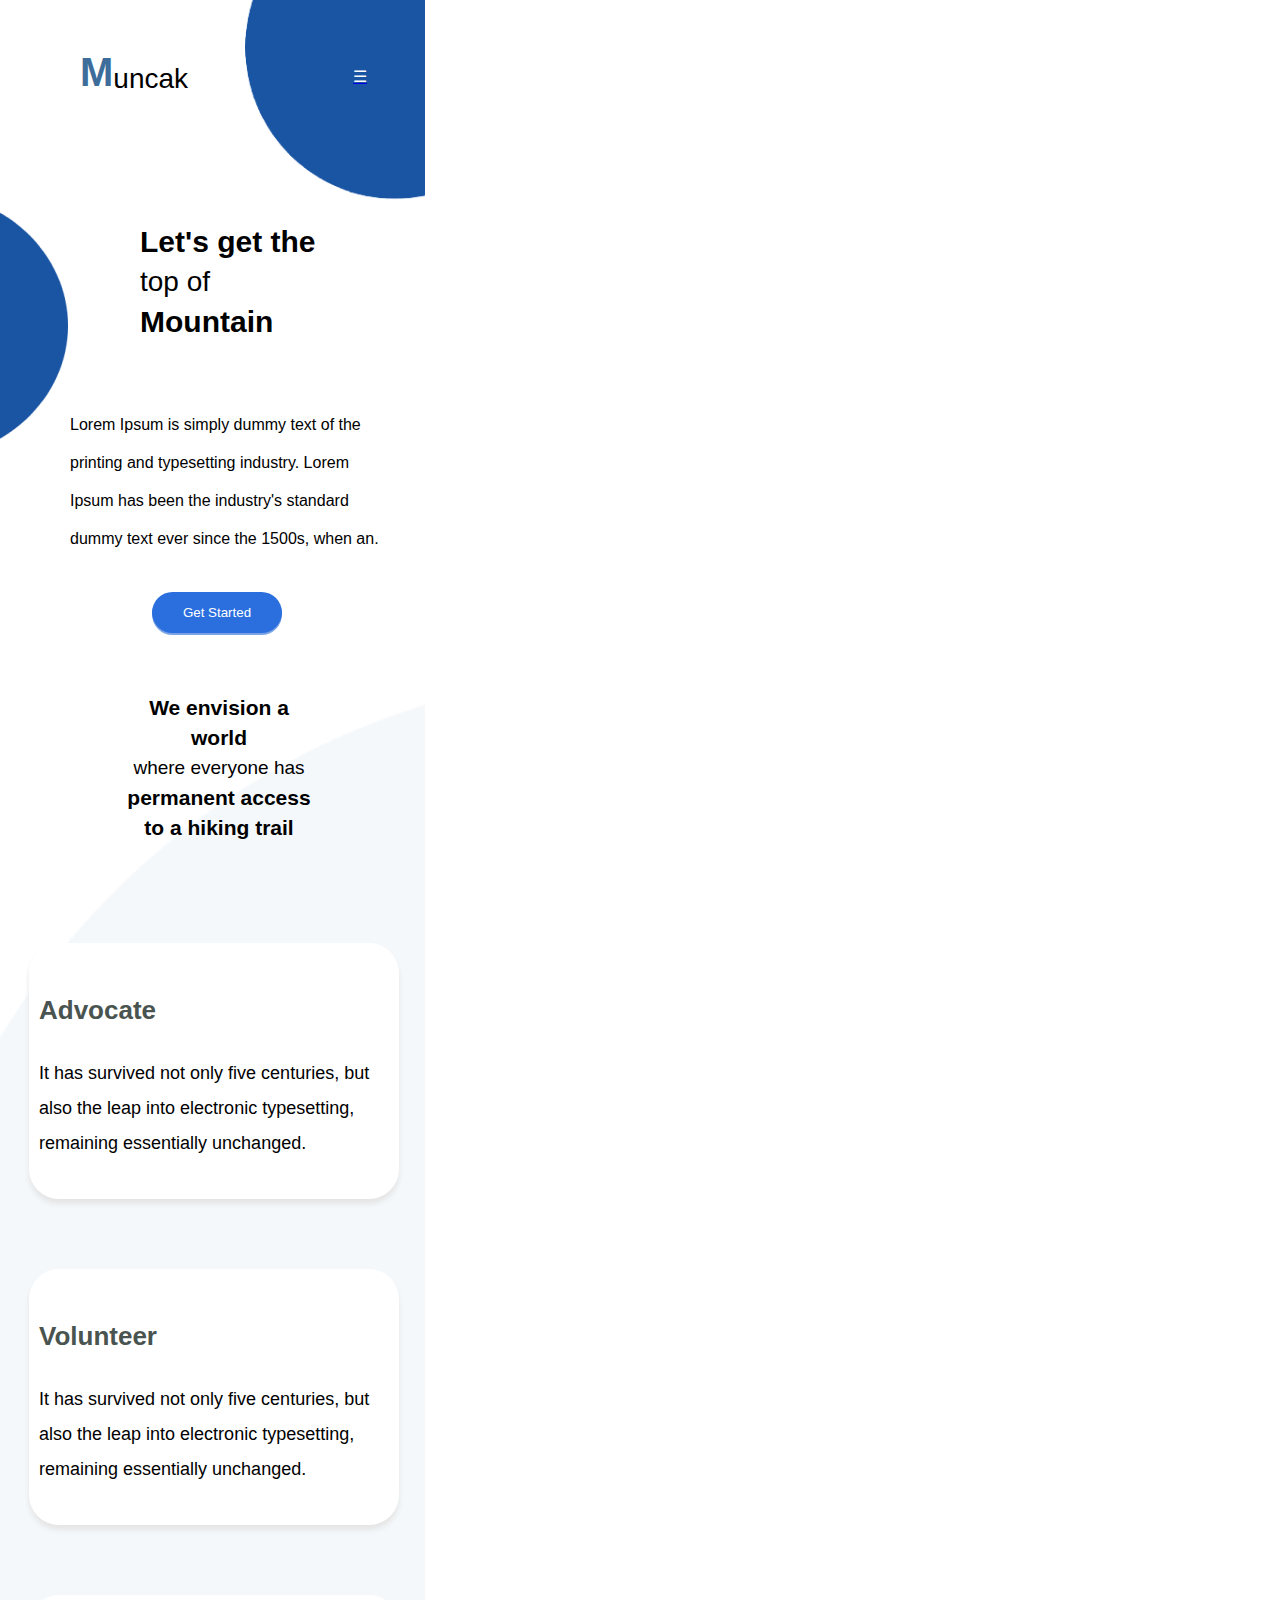
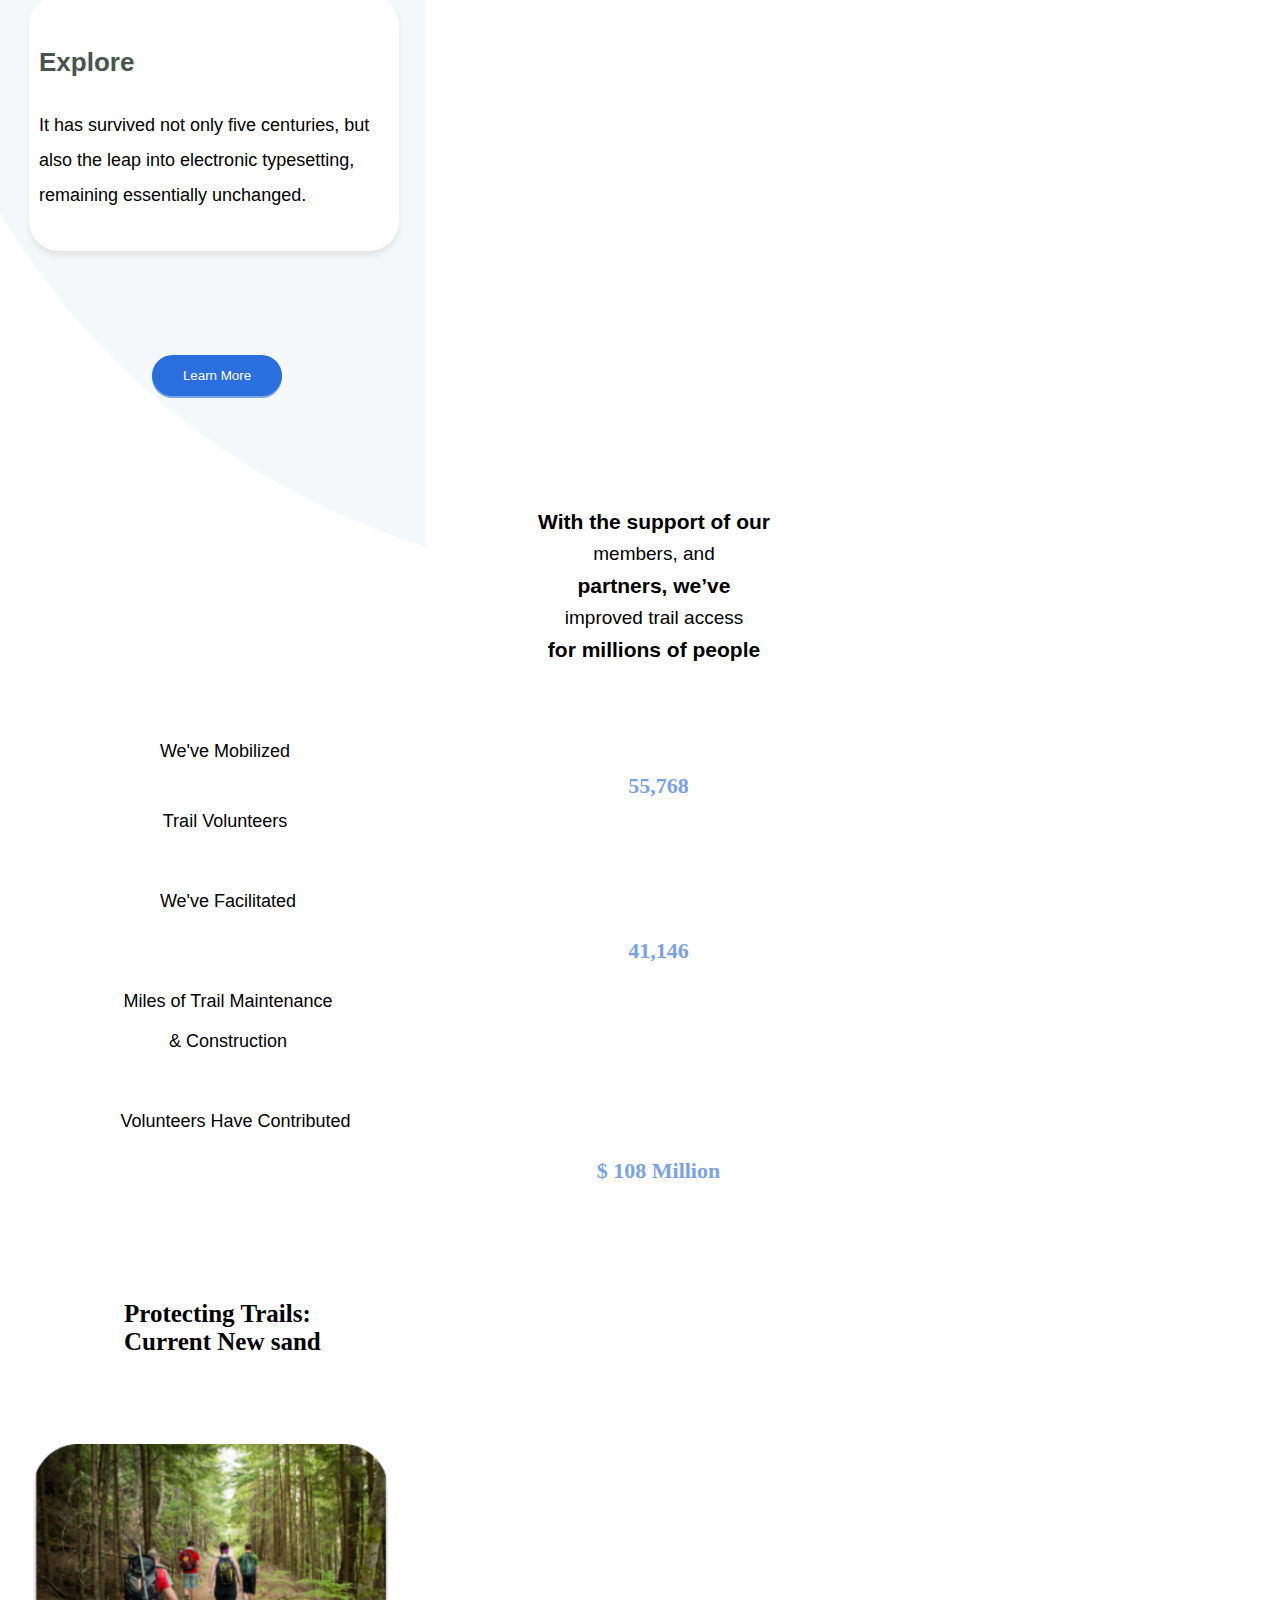
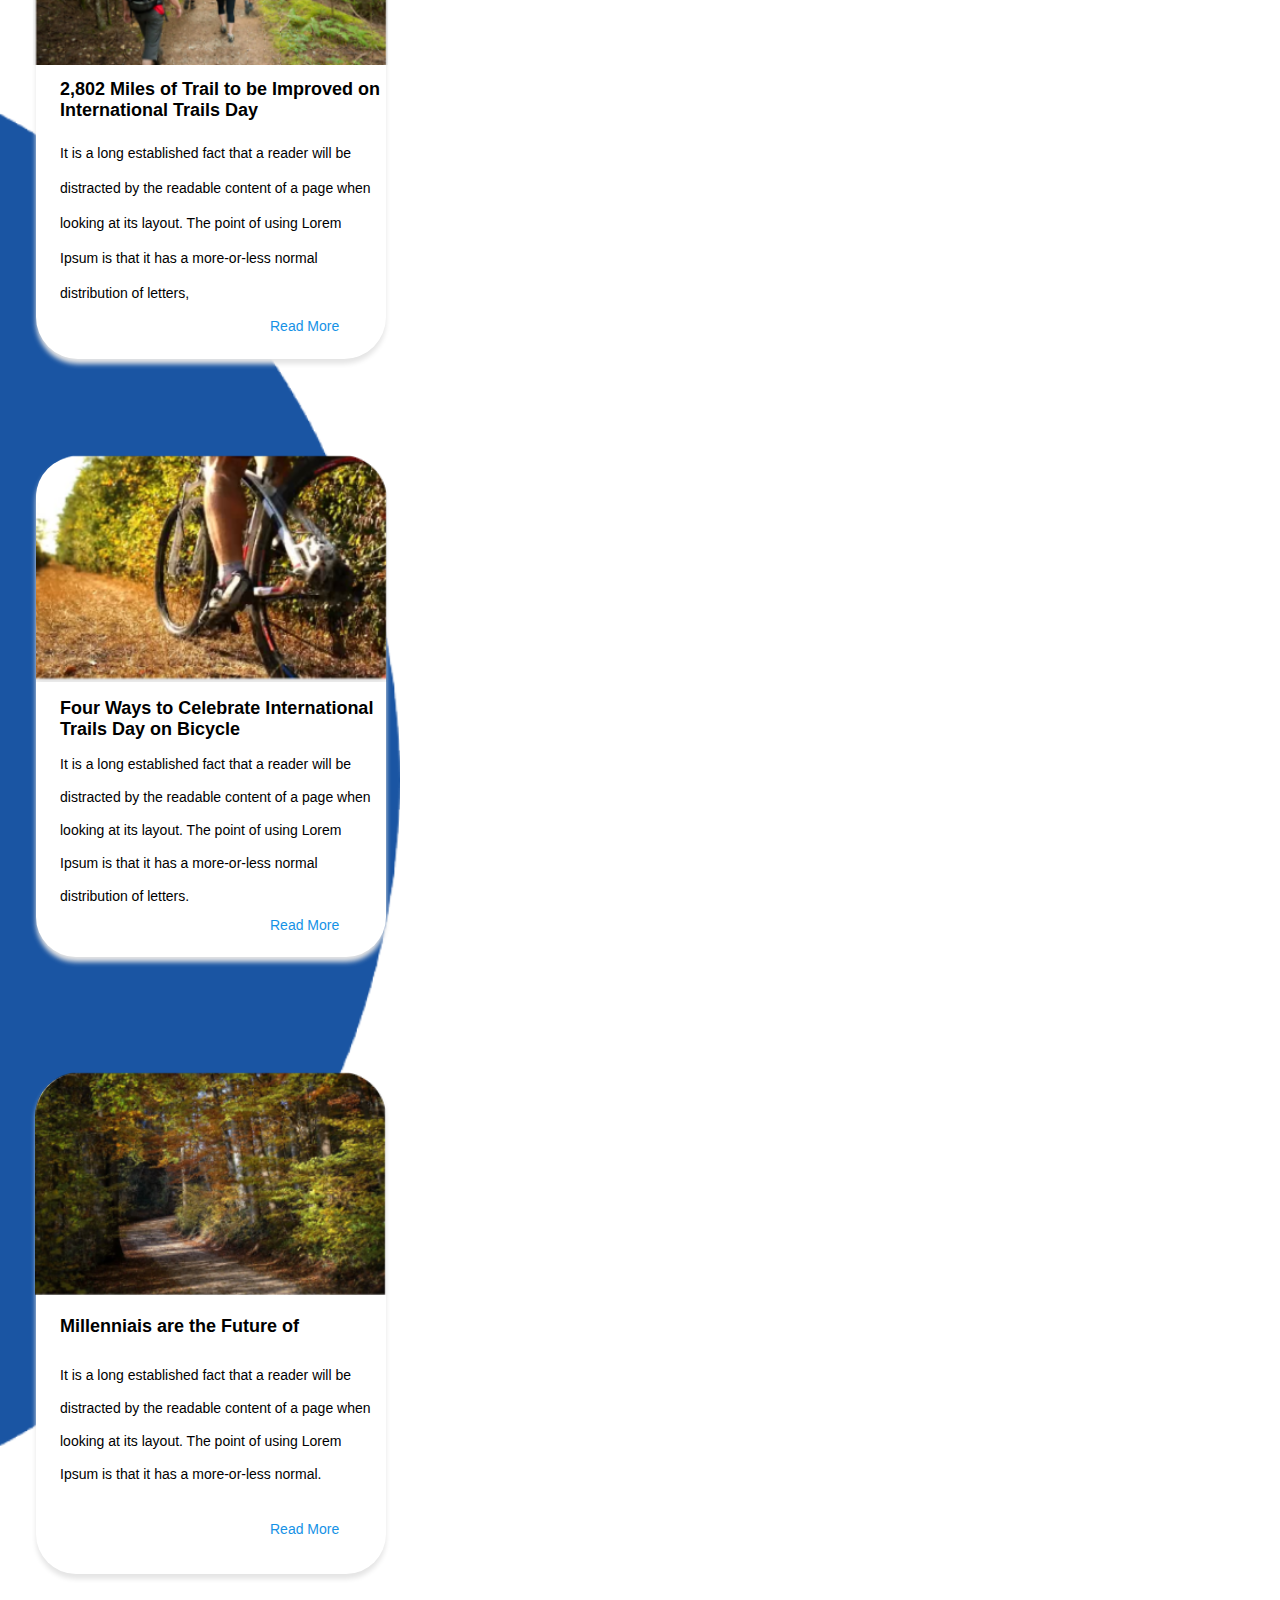
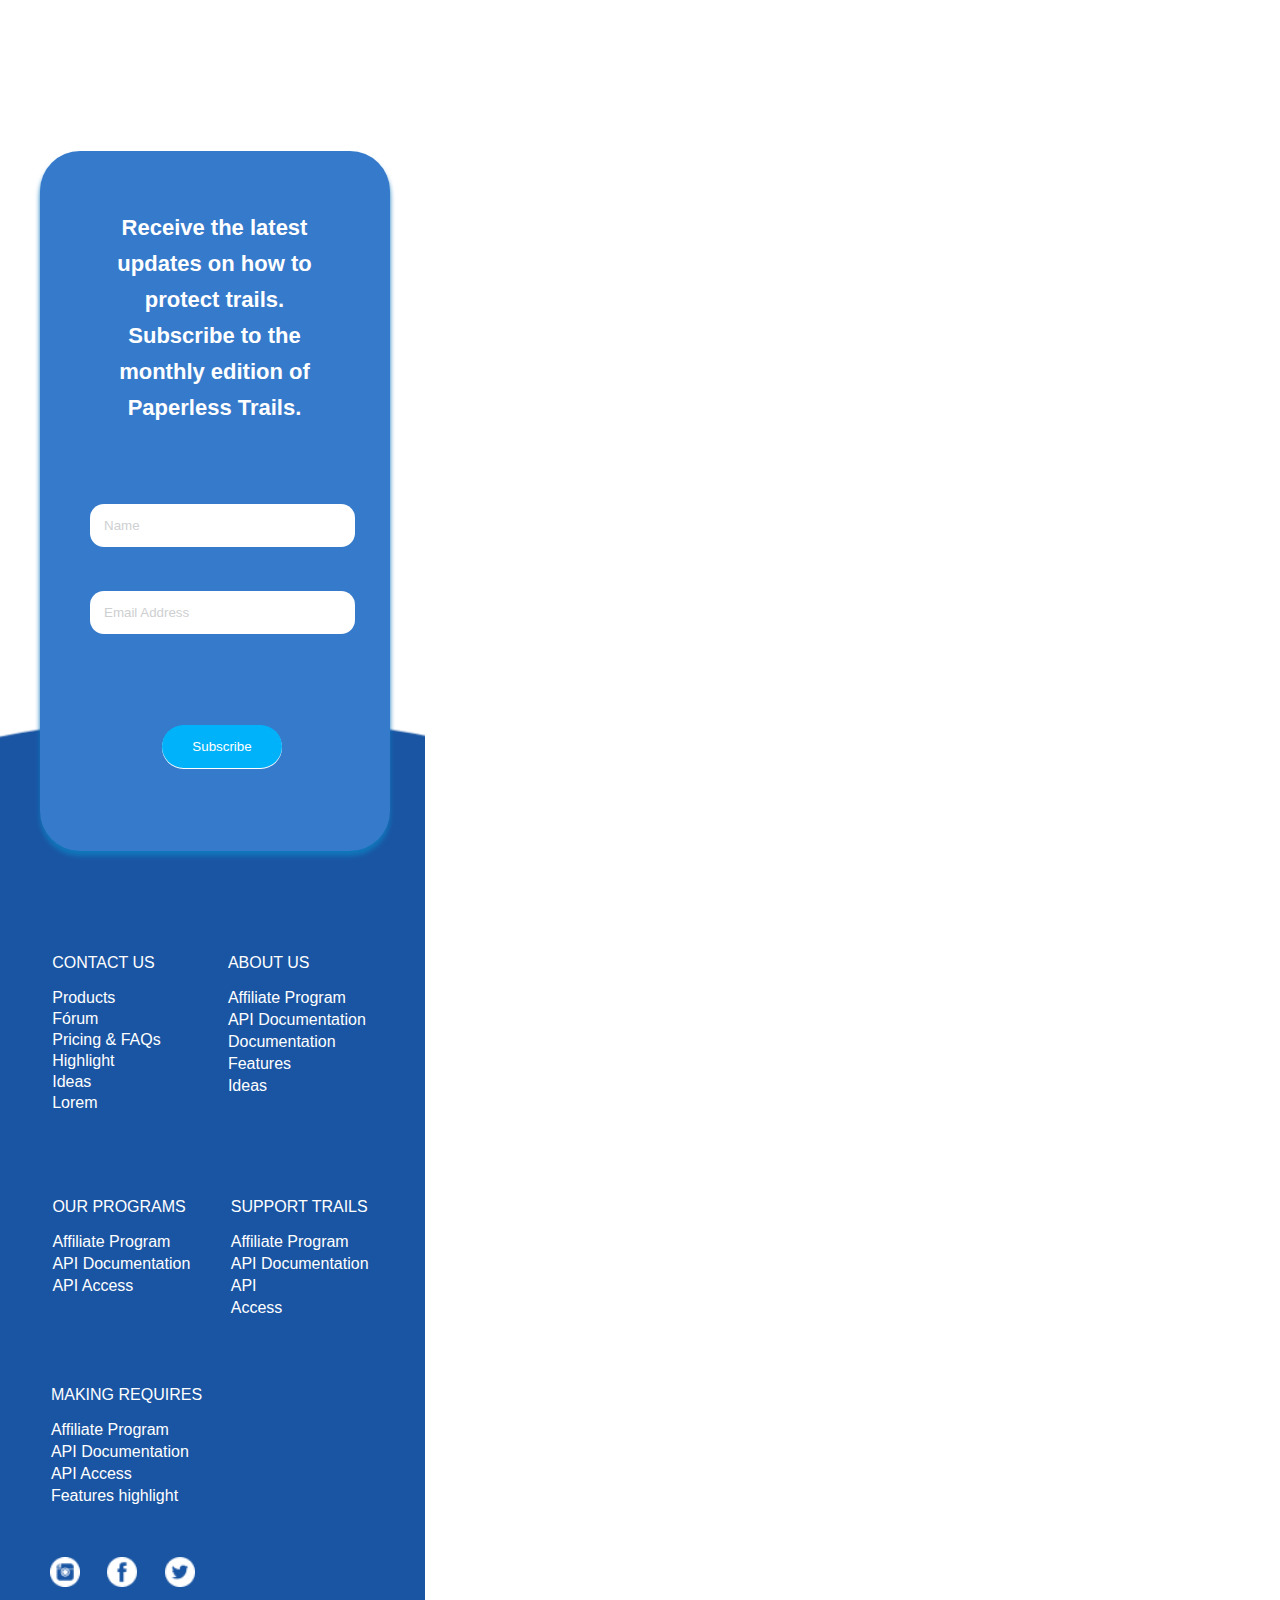
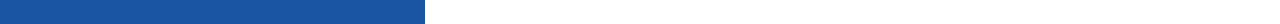
<file: index.html>
<!DOCTYPE html>
<html lang="pt-br">
    <head>
        <meta charset="UTF-8">
        <title>Mobile</title>
        <link rel="stylesheet" href="style.css">
        <meta name="viewport" content="width=device-width, initial-scale=1.0">
    </head>
    <body>
        <header>
            <div class="div-title">
                <h2 class="M">M</h2>
                <p class="title">uncak</p>
            </div>
                <figure>
                    <img src="assets/circle-menu 1.png" class="circle-menu">
                    <a href="menu.html"><span id="menu-hamburguer">&#9776;</span></a>
                </figure>
        </header>
        <main>
            <figure>
                <img src="assets/circle-menor 1.png" class="circle-side">
            </figure>
            <div class="div-Mountain">
                <h3 class="h3-lets">Let's get the</h3>
                <p class="p-top-of">top of</p>
                <h3 class="h3-lets">Mountain</h3>
            </div>
            <p class="p-description">
                Lorem Ipsum is simply dummy text of the printing and typesetting industry. Lorem Ipsum has been the industry's 
                standard dummy text ever since the 1500s, when an.
            </p>
            <button class="button-header">Get Started</button>
            <div class="div-world">
                <h3 class="h3-world">We envision a world </h3>
                <p class="p-everyone">where everyone has</p>
                <h3 class="h3-world">permanent access to a hiking trail</h3>
            </div>
            <figure>
                <img src="assets/circle- claro 1.png" class="circle-claro">
            </figure>
            <div class="caixa-ave">
                <div class="caixa-advocate">
                        <h3 class="title-advocate">Advocate</h3>
                        <p class="p-advocate">It has survived not only five centuries, but also the leap into electronic typesetting, remaining essentially unchanged.</p>
                </div>
                <div class="caixa-volunteer">
                    <h3 class="title-volunteer">Volunteer</h3>
                    <p class="p-volunteer">It has survived not only five centuries, but also the leap into electronic typesetting, remaining essentially unchanged.</p>
                </div>
                <div class="caixa-explore">
                    <h3 class="title-explore">Explore</h3>
                    <p class="p-explore">It has survived not only five centuries, but</b> also the leap into electronic typesetting, remaining essentially unchanged.</p>
                </div>
            </div>
            <button class="button-main">Learn More</button>
            <div class="div-support">
                <h3 class="h3-support">With the support of our</h3>
                <p class="p-support">members, and</p>
                <h3 class="h3-support">partners, we’ve</h3>
                <p class="p-support">improved trail access</p>
                <h3 class="h3-support">for millions of people</h3>
            </div>
            <div class="caixa-dados-numericos">
                <div>
                    <p class="p-volunteers">We've Mobilized</p>
                    <h3 class="h3-volunteers">55,768</h3>
                    <p class="p-volunteers">Trail Volunteers</p>
                </div>
                <div>
                    <p class="p-construction">We've Facilitated</p>
                    <h3 class="h3-construction">41,146</h3>
                    <p class="p-construction">Miles of Trail Maintenance & Construction</p>
                </div>
                <div>
                    <p class="p-contributed">Volunteers Have Contributed</p>
                    <h3 class="h3-contributed">$ 108 Million</h3>
                </div>
            </div>
            <section>
                <h3 class="title-new-sand">Protecting Trails: Current New sand</h3>
                <figure>
                    <img src="assets/circle 1.png" class="circle-lateral">
                </figure>
                <div class="caixas-container">
                    <div class="container-Miles">
                        <figure>
                            <img src="assets/caminhada-em-climas-quentes-2 1.png" class="img-miles">
                        </figure>
                        <h5 class="h5-miles">2,802 Miles of Trail to be Improved on International Trails Day</h5>
                        <p class="p-miles">
                            It is a long established fact that a reader will be distracted by the readable content of a page when looking at its layout. 
                            The point of using Lorem Ipsum is that it has a more-or-less normal distribution of letters,
                        </p>
                        <a href="www.com.br" target="_blank"><button class="button-read">Read More</button></a>
                    </div>
                    <div class="container-Ways">
                        <figure>
                            <img src="assets/depositphotos_98806052-stock-video-mountain-biker-riding-on-bike 1.png" class="img-ways">
                        </figure>
                        <h5 class="h5-ways">Four Ways to Celebrate International Trails Day on Bicycle </h5>
                        <p class="p-ways">
                            It is a long established fact that a reader will be distracted by the readable content of a page when looking at its layout. 
                            The point of using Lorem Ipsum is that it has a more-or-less normal distribution of letters.
                        </p>
                        <a href="www.com.br" target="_blank"><button class="button-read-1">Read More</button></a>
                    </div>
                    <div class="container-future">
                        <figure>
                            <img src="assets/72bb70902bcb6a84c1ad57458f4e8593 1.png" class="img-future">
                        </figure>
                        <h5 class="h5-future">Millenniais are the Future of </h5>
                        <p class="p-future">
                            It is a long established fact that a reader will be distracted by the readable content of a page 
                            when looking at its layout. The point of using Lorem Ipsum is that it has a more-or-less normal.
                        </p>
                        <a href="www.com.br" target="_blank"><button class="button-read-2">Read More</button></a>
                    </div>
                </div>
            </section>
            <div class="caixa-finish">
                <h4 class="description-finish">
                    Receive the latest updates on how to protect trails. Subscribe to the monthly edition of Paperless Trails.
                </h4>
                <div class="container-dados">
                    <form>
                        <label for="name"></label>
                        <input type="text" name="Name" class="name" placeholder="Name">
                        <label for="email"></label>
                        <input type="email" name="Email" class="email" placeholder="Email Address">
                        <input type="submit" name="Subscribe" value="Subscribe" class="enviar">
                    </form>
                </div>
            </div>
            <figure>
                <img src="assets/cilindo-footer.png" class="cilindo-footer">
            </figure>
        </main>
        <footer>
            <section class="section-footer">
                <div>
                    <p class="contact-1" id="contact-1">CONTACT US</p>
                    <a href="www.com.br" class="contact"><p class="contact-1">Products</p></a>
                    <a href="www.com.br" class="contact"><p class="contact-1">Fórum</p></a>
                    <a href="www.com.br" class="contact"><p class="contact-1">Pricing & FAQs</p></a>
                    <a href="www.com.br" class="contact"><p class="contact-1">Highlight</p></a>
                    <a href="www.com.br" class="contact"><p class="contact-1">Ideas</p></a>
                    <a href="www.com.br" class="contact"><p class="contact-1">Lorem</p></a>
                </div>
                <div class="caixa-about">
                    <p class="about-1" id="about-1">ABOUT US</p>
                    <a href="www.com.br" class="about"><p class="about-1">Affiliate Program</p></a>
                    <a href="www.com.br" class="about"><p class="about-1">API Documentation</p></a>
                    <a href="www.com.br" class="about"><p class="about-1"> Documentation </p></a>
                    <a href="www.com.br" class="about"><p class="about-1">Features</p></a>
                    <a href="www.com.br" class="about"><p class="about-1">Ideas</p></a>
                </div>
                <div class="caixa-our">
                    <p class="our-1" id="our-1">OUR PROGRAMS</p>
                    <a href="www.con.br" class="our"><p class="our-1">Affiliate Program</p></a>
                    <a href="www.con.br" class="our"><p class="our-1">API Documentation</p></a>
                    <a href="www.con.br" class="our"><p class="our-1">API Access</p></a>
                </div>
                <div class="caixa-support">
                    <p class="support-1" id="support-1">SUPPORT TRAILS</p>
                    <a href="www.com.br" class="support"><p class="support-1">Affiliate Program</p></a>
                    <a href="www.com.br" class="support"><p class="support-1">API Documentation</p></a>
                    <a href="www.com.br" class="support"><p class="support-1">API</p></a>
                    <a href="www.com.br" class="support"><p class="support-1">Access</p></a>
                </div>
                <div class="caixa-making">
                    <p class="making-1" id="making-1">MAKING REQUIRES</p>
                    <a href="www.com.br" class="making"><p class="making-1">Affiliate Program</p></a>
                    <a href="www.com.br" class="making"><p class="making-1">API Documentation</p></a>
                    <a href="www.com.br" class="making"><p class="making-1">API Access</p></a>
                    <a href="www.com.br" class="making"><p class="making-1">Features highlight</p></a>
                </div>
            </section>
            <div class="caixa-imagens">
                <a href="www.com.br" target="_blank"><img src="assets/insta (1).png" class="img"></a>
                <a href="www.com.br" target="_blank"><img src="assets/face (1).png" class="img"></a>
                <a href="www.com.br" target="_blank"><img src="assets/twitter.png" class="img"></a>
            </div>
        </footer>
    </body>
</html>
</file>
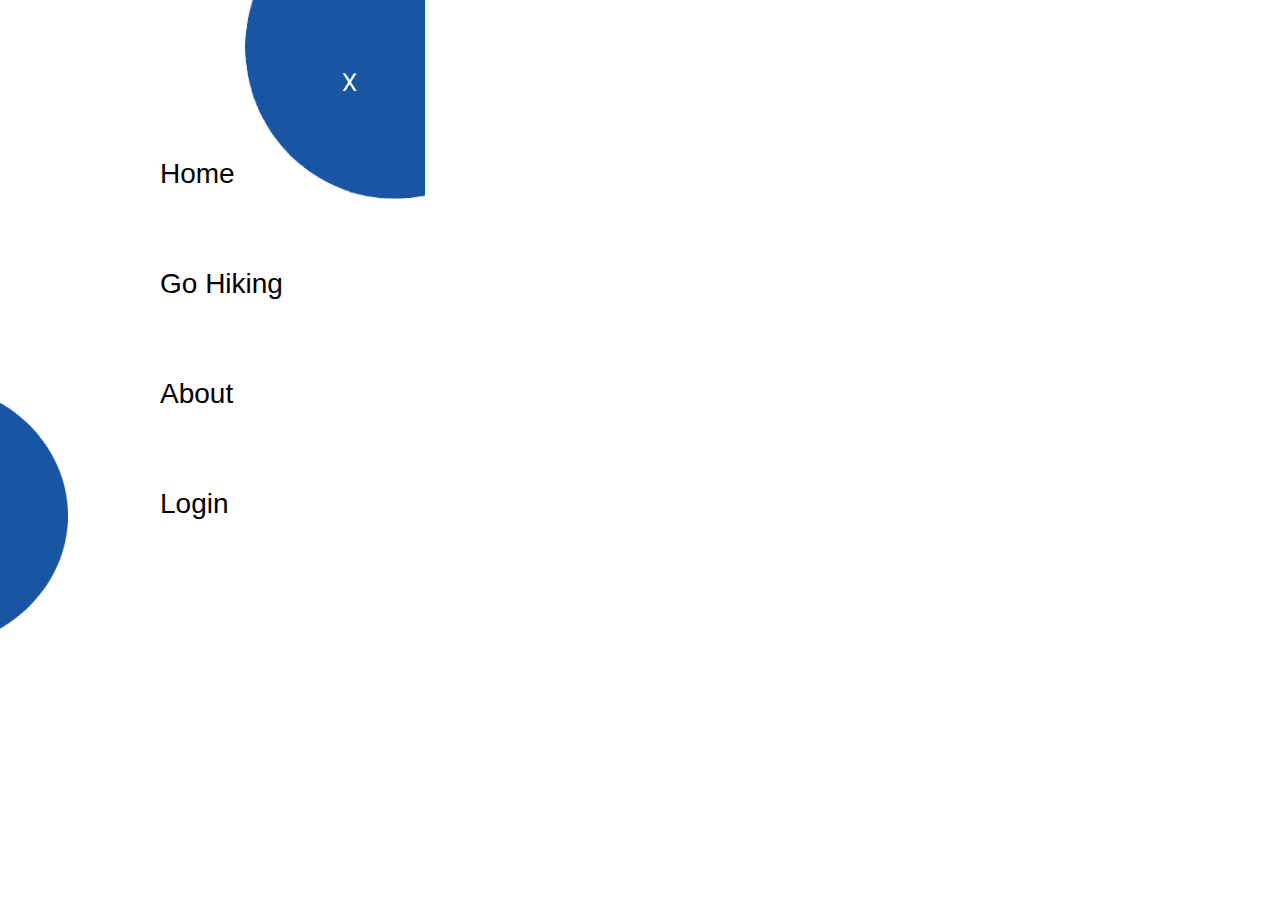
<file: menu.html>
<!DOCTYPE html>
<html lang="pt-br">
    <head>
        <meta charset="UTF-8">
        <title>Mobile</title>
        <link rel="stylesheet" href="style-menu.css">
        <meta name="viewport" content="width=device-width, initial-scale=1.0">
    </head>
    <header>
        <div>
            <img src="assets/circle-menu 1.png" class="circle-menu-1">
            <a href="index.html"><img src="assets/X.png" class="x"></a>
        </div>
        <nav class="nav">
            <a href="www.com.br" class="link-nav"><p class="p-nav">Home</p></a>
            <a href="www.com.br" class="link-nav"><p class="p-nav">Go Hiking</p></a>
            <a href="www.com.br" class="link-nav"><p class="p-nav">About</p></a>
            <a href="www.com.br" class="link-nav"><p class="p-nav">Login</p></a>
        </nav>
        <figure>
            <img src="assets/circle-menor 1.png" class="circle-menor">
        </figure>
    </header>
</html>
</file>
<file: style.css>
* {
    margin: 0;
    padding: 0;
    box-sizing: border-box;
} 
.div-title  {
    display: flex;
    margin: 50px 0px 0px 80px;
}
.M  {
    color: #3E6D9B;
    font-family: 'Franklin Gothic Medium', 'Arial Narrow', Arial, sans-serif;
    font-size: 40px;
}
.title {
    font-family: Arial, Helvetica, sans-serif;
    font-size: 28px;
    line-height: 58px;
}
.circle-menu {
    width: 180px;
    position: absolute;
    left: 245px;
    top: 0px;
}
#menu-hamburguer {
    position: relative;
    left: 353px;
    top: -41px;
    color: white;
}
.circle-side {
    position: absolute;
    top: 206px;
} 
.div-Mountain {
    line-height: 40px;
    margin: 95px 0px 0px 140px;
}
.h3-lets {
    font-family: 'Franklin Gothic Medium', 'Arial Narrow', Arial, sans-serif;
    font-size: 30px;
}
.p-top-of {
    font-family: Arial, Helvetica, sans-serif;
    font-size: 28px;
}
.p-description {
    width: 310px;
    font-family: Arial, Helvetica, sans-serif;
    font-size: 16px;
    line-height: 38px;
    margin: 64px 0px 0px 70px;
}
.button-header {
    padding: 13px;
    width: 130px;
    background-color: #2B6FDE;
    border: none;
    border-radius: 30px;
    color: white;
    margin: 34px 0px 0px 152px;
    box-shadow: 0px 2px 0px 0px rgb(122, 163, 230);
}
.div-world {
    line-height: 30px;
    margin: 60px 0px 0px 120px;
    text-align: center;
}
.h3-world {
    font-family: 'Franklin Gothic Medium', 'Arial Narrow', Arial, sans-serif;
    font-size: 21px;
    width: 198px;
}
.p-everyone {
    font-family: Arial, Helvetica, sans-serif;
    font-size: 19px;
    width: 198px;
}
.circle-claro {
    position: absolute;
    top: 677px;
    width: 425px;
    z-index: -1;
}
.caixa-ave {
    margin: 100px 0px 0px 29px;
}
.caixa-advocate {
    width: 370px;
    height: 256px;
    background-color: #FFFFFF;
    margin: 0px 0px 70px 0px;
    border-radius: 30px;
    box-shadow: 0px 5px 5px 0px #E5E5E5;
    display: flex;
    justify-content: flex-start;
    align-items: center;
    flex-wrap: wrap;
}
.title-advocate {
    font-size: 26px;
    font-family: 'Franklin Gothic Medium', 'Arial Narrow', Arial, sans-serif;
    color: #495450; 
    margin: 0px 0px -60px 10px;
}
.p-advocate {
    width: 339px;
    font-size: 18px;
    font-family: Arial, Helvetica, sans-serif;
    line-height: 35px;
    margin: 0px 0px 0px 10px;
}
.caixa-volunteer {
    width: 370px;
    height: 256px;
    background-color: #FFFFFF;
    margin: 0px 0px 70px 0px;
    border-radius: 30px;
    box-shadow: 0px 5px 5px 0px #E5E5E5;
    display: flex;
    justify-content: flex-start;
    align-items: center;
    flex-wrap: wrap;
}
.title-volunteer {
    font-size: 26px;
    font-family: 'Franklin Gothic Medium', 'Arial Narrow', Arial, sans-serif;
    color: #495450;
    margin: 0px 0px -60px 10px;
}
.p-volunteer {
    width: 339px;
    font-size: 18px;
    font-family: Arial, Helvetica, sans-serif;
    line-height: 35px;
    margin: 0px 0px 0px 10px;
}
.caixa-explore {
    width: 370px;
    height: 256px;
    background-color: #FFFFFF;
    margin: 0px 0px 70px 0px;
    border-radius: 30px;
    box-shadow: 0px 5px 5px 0px #E5E5E5;
    display: flex;
    justify-content: flex-start;
    align-items: center;
    flex-wrap: wrap;
}
.title-explore {
    font-size: 26px;
    font-family: 'Franklin Gothic Medium', 'Arial Narrow', Arial, sans-serif;
    color: #495450;
    margin: 0px 0px -60px 10px;
}
.p-explore {
    width: 339px;
    font-size: 18px;
    font-family: Arial, Helvetica, sans-serif;
    line-height: 35px;
    margin: 0px 0px 0px 10px;
}
.button-main {
    padding: 13px;
    width: 130px;
    background-color: #2B6FDE;
    border: none;
    border-radius: 30px;
    color: white;
    margin: 34px 0px 0px 152px;
    box-shadow: 0px 2px 0px 0px rgb(122, 163, 230);
}
.div-support {
    line-height: 32px;
    margin: 110px 0px 0px 28px;
    text-align: center;
}
.h3-support {
    font-family: 'Franklin Gothic Medium', 'Arial Narrow', Arial, sans-serif;
    font-size: 21px;   
}
.p-support {
    font-family: Arial, Helvetica, sans-serif;
    font-size: 19px;
}
.caixa-dados-numericos {
    line-height: 30px;
    margin: 65px 0px 0px 159px;
}
.p-volunteers {
    font-family: Arial, Helvetica, sans-serif;
    font-size: 18px;
    width: 132px;
    text-align: center;
    line-height: 40px;
}
.h3-volunteers {
    color: rgb(122, 163, 230);
    font-size: 22px;
    text-align: center;
    margin: 0px 0px 0px -122px;
}
.p-construction {
    font-family: Arial, Helvetica, sans-serif;
    font-size: 18px;
    width: 224px;
    text-align: center;
    line-height: 40px;
    margin: 40px 0px 0px -43px;
}
.h3-construction {
    color: rgb(122, 163, 230);
    font-size: 22px;
    text-align: center;
    margin: 15px 0px -25px -122px;
}
.p-contributed {
    font-family: Arial, Helvetica, sans-serif;
    font-size: 18px;
    width: 239px;
    text-align: center;
    line-height: 40px;
    margin: 40px 0px 0px -43px;
}
.h3-contributed {
    color: rgb(122, 163, 230);
    font-size: 22px;
    text-align: center;
    margin: 15px 0px -25px -122px;
}
.title-new-sand {
    font-size: 25px;
    width: 200px;
    margin: 139px 0px 0px 124px;
}
.caixas-container {
    margin: 103px 0px 0px 36px;   
}
.circle-lateral {
    position: absolute;
    width: 400px;
    top: 3289px;
    z-index: -1;
}
.container-Miles {
    width: 350px;
    height: 500px;
    background-color: #FFFFFF;
    margin: 0px 0px 212px 0px;
    border-radius: 42px;
    box-shadow: 0px 5px 5px 0px #E5E5E5;
    display: flex;
    justify-content: flex-start;
    align-items: center;
    flex-wrap: wrap;
}
.img-miles {
    width: 355px;
    position: relative;
    top: -18px;
    left: -3px;
}
.h5-miles {
    font-family: 'Franklin Gothic Medium', 'Arial Narrow', Arial, sans-serif;
    font-size: 18px;   
    margin: -14px 0px 0px 24px;
}
.p-miles {
    font-family: Arial, Helvetica, sans-serif;
    font-size: 14px;
    width: 317px;
    line-height: 35px;
    margin: 9px 0px 0px 24px;
}
.button-read {
    background-color: transparent;
    border: none;
    color: #1592E6;
    font-size: 14px;
    margin: 0px 0px 22px 234px;
}
.container-Ways {
    width: 350px;
    height: 500px;
    background-color: #FFFFFF;;
    margin: -114px 0px 117px 0px;
    border-radius: 40px;
    box-shadow: 0px 5px 5px 0px #E5E5E5;
    display: flex;
    justify-content: flex-start;
    align-items: center;
    flex-wrap: wrap;
}
.img-ways {
    width: 351px;
    position: relative;
    top: -4px;  
}
.h5-ways {
    font-family: 'Franklin Gothic Medium', 'Arial Narrow', Arial, sans-serif;
    font-size: 18px;   
    margin: 5px 0px 0px 24px;
}
.p-ways {
    font-family: Arial, Helvetica, sans-serif;
    font-size: 14px;
    width: 317px;
    line-height: 33px;
    margin: 5px 0px 0px 24px;
}
.button-read-1 {
    background-color: transparent;
    border: none;
    color: #1592E6;
    font-size: 14px;
    margin: 0px 0px 22px 234px;
}
.container-future {
    width: 350px;
    height: 500px;
    background-color: #FFFFFF;;
    margin: 0px 0px 70px 0px;
    border-radius: 40px;
    box-shadow: 0px 5px 5px 0px #E5E5E5;
    display: flex;
    justify-content: flex-start;
    align-items: center;
    flex-wrap: wrap;
}
.img-future {
    width: 351px;
    position: relative;
    top: -17px;
    left: -1.5px;
}
.h5-future {
    font-family: 'Franklin Gothic Medium', 'Arial Narrow', Arial, sans-serif;
    font-size: 18px;   
    margin: -38px 0px 0px 24px;
}
.p-future {
    font-family: Arial, Helvetica, sans-serif;
    font-size: 14px;
    width: 317px;
    line-height: 33px;
    margin: -16px 0px 0px 24px;   
}
.button-read-2 {
    background-color: transparent;
    border: none;
    color: #1592E6;
    font-size: 14px;
    margin: 0px 0px 22px 234px;   
}
.caixa-finish {
    width: 350px;
    height: 700px;
    background-color: #367ACB;
    margin: 177px 0px 0px 40px;
    border-radius: 40px;
    box-shadow: 0px 5px 5px 0px rgb(17, 119, 187);
    display: flex;
    justify-content: flex-start;
    align-items: center;
    flex-wrap: wrap;   
}
.description-finish {
    font-family: Arial, Helvetica, sans-serif;
    font-size: 22px;
    text-align: center;
    color: #FFFFFF;
    width: 227px;
    line-height: 36px;
    margin: 55px 0px 0px 61px;
}
.container-dados {
    display: flex;
    flex-wrap: wrap;
    width: 200px;
}
.name {
    padding: 14px;
    width: 265px;
    border-radius: 14px;
    border: none;
    margin: 70px 0px -6px 50px;
}
::placeholder {
    color: #CECFD1;
}
.email {
    padding: 14px;
    width: 265px;
    border-radius: 14px;
    border: none;
    margin: 50px 0px 170px 50px;
}
.enviar {
    padding: 14px;
    background-color: #00B2FA;
    color: #FFFFFF;
    width: 120px;
    border-radius: 40px;
    border: none;
    box-shadow: 0px 1px 0px 0px #FFFFFF;
    position: relative;
    left: 122px;
    top: -79px;
}
.cilindo-footer {
    width: 425px;
    position: absolute;
    top: 5500px;
    z-index: -1;
}
.section-footer {
    display: flex;
    flex-wrap: wrap;
    justify-content: space-evenly;
    width: 320px;
    margin: 88px 0px 0px 49px;
}
.contact {
    text-decoration: none;
}
#contact-1 {
    line-height: 48px;
}
.contact-1 {
    font-size: 16px;
    font-family:  Arial, Helvetica, sans-serif;
    color: #FFFFFF;
    line-height: 21px;
}
.caixa-about {
    margin: 0px 0px -30px 64px;
}
.about {
    text-decoration: none;
}
#about-1 {
    line-height: 48px;
}
.about-1 {
    font-size: 16px;
    font-family:  Arial, Helvetica, sans-serif;
    color: #FFFFFF;
    line-height: 22px;
}
.caixa-our {
    margin: 70px 0px 0px -37px;
}
.our {
    text-decoration: none;
}
#our-1 {
    line-height: 48px;
}
.our-1 {
    font-size: 16px;
    font-family:  Arial, Helvetica, sans-serif;
    color: #FFFFFF;
    line-height: 22px;
}
.caixa-support {
    margin: 70px -40px 0px 0px;
}
.support {
    text-decoration: none;
}
#support-1 {
    line-height: 48px;
}
.support-1 {
    font-size: 16px;
    font-family:  Arial, Helvetica, sans-serif;
    color: #FFFFFF;
    line-height: 22px;
}
.caixa-making {
    margin: 52px 165px 0px 0px;
}
.making {
    text-decoration: none;
}
#making-1 {
    line-height: 48px;
}
.making-1 {
    font-size: 16px;
    font-family:  Arial, Helvetica, sans-serif;
    color: #FFFFFF;
    line-height: 22px;
}
.caixa-imagens {
    width: 200px;
    display: flex;
    justify-content: space-evenly;
    margin: 50px 0px 0px 22px;
}
.img {
    width: 30px;
}
</file>
<file: style-menu.css>
* {
    margin: 0;
    padding: 0;
    box-sizing: border-box;
}
.circle-menu-1 {
    width: 180px;
    position: absolute;
    left: 245px;
}
.x {
    width: 15px;
    position: relative;
    left: 342px;
    top: 73px;
}
.nav {
    margin: 97px 0px 0px 160px;
}
.link-nav {
    text-decoration: none;
}
.p-nav {
    font-size: 28px;
    font-family:  Arial, Helvetica, sans-serif;
    color: black;
    line-height: 110px;
}
.circle-menor {
    position: absolute;
    top: 396px;
}
</file>
